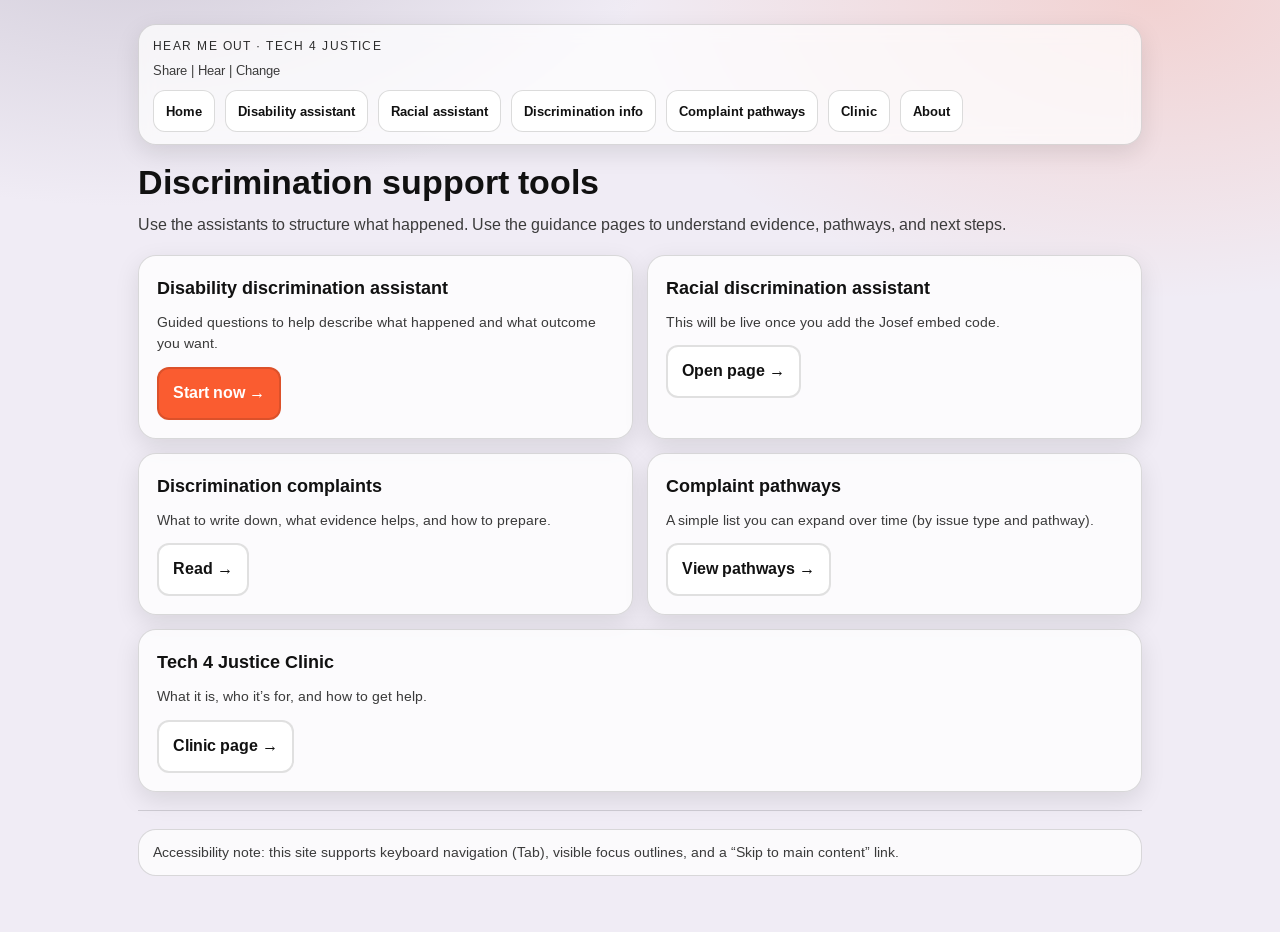
<file: index.html>
<!doctype html>
<html lang="en">
<head>
  <meta charset="utf-8" />
  <meta name="viewport" content="width=device-width, initial-scale=1" />
  <title>Tech 4 Justice · Hear Me Out</title>
  <link rel="stylesheet" href="./style.css" />
</head>
<body>
  <a class="skip-link" href="#main">Skip to main content</a>

  <div class="wrap">
    <header>
      <nav class="nav" aria-label="Primary navigation">
        <div class="brand">
          <div class="badge">Hear Me Out · Tech 4 Justice</div>
          <div class="tagline">Share | Hear | Change</div>
        </div>

        <div class="nav-links">
          <a href="./index.html" aria-current="page">Home</a>
          <a href="./disability.html">Disability assistant</a>
          <a href="./racial.html">Racial assistant</a>
          <a href="./discrimination.html">Discrimination info</a>
          <a href="./pathways.html">Complaint pathways</a>
          <a href="./clinic.html">Clinic</a>
          <a href="./about.html">About</a>
        </div>
      </nav>
    </header>

    <main id="main">
      <h1>Discrimination support tools</h1>
      <p>Use the assistants to structure what happened. Use the guidance pages to understand evidence, pathways, and next steps.</p>

      <div class="grid">
        <section class="card" aria-label="Disability discrimination assistant">
          <h2>Disability discrimination assistant</h2>
          <p class="small">Guided questions to help describe what happened and what outcome you want.</p>
          <a class="btn" href="./disability.html">Start now →</a>
        </section>

        <section class="card" aria-label="Racial discrimination assistant">
          <h2>Racial discrimination assistant</h2>
          <p class="small">This will be live once you add the Josef embed code.</p>
          <a class="btn secondary" href="./racial.html">Open page →</a>
        </section>

        <section class="card" aria-label="Discrimination complaints information">
          <h2>Discrimination complaints</h2>
          <p class="small">What to write down, what evidence helps, and how to prepare.</p>
          <a class="btn secondary" href="./discrimination.html">Read →</a>
        </section>

        <section class="card" aria-label="Complaint pathways">
          <h2>Complaint pathways</h2>
          <p class="small">A simple list you can expand over time (by issue type and pathway).</p>
          <a class="btn secondary" href="./pathways.html">View pathways →</a>
        </section>

        <section class="card full" aria-label="Tech 4 Justice Clinic">
          <h2>Tech 4 Justice Clinic</h2>
          <p class="small">What it is, who it’s for, and how to get help.</p>
          <a class="btn secondary" href="./clinic.html">Clinic page →</a>
        </section>
      </div>

      <hr />
      <div class="notice small">
        Accessibility note: this site supports keyboard navigation (Tab), visible focus outlines, and a “Skip to main content” link.
      </div>
    </main>
  </div>
</body>
</html>
</file>
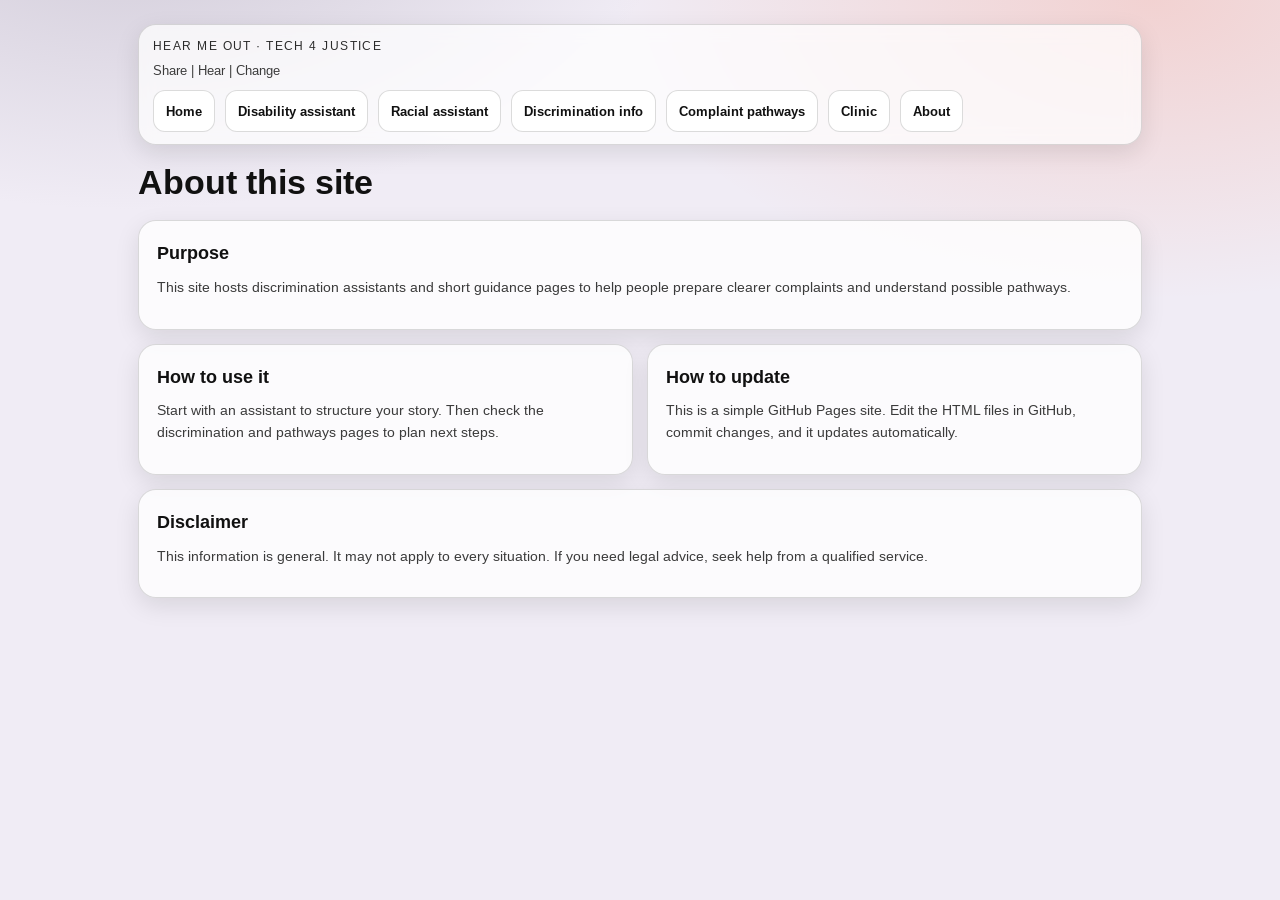
<file: about.html>
<!doctype html>
<html lang="en">
<head>
  <meta charset="utf-8" />
  <meta name="viewport" content="width=device-width, initial-scale=1" />
  <title>About · Tech 4 Justice</title>
  <link rel="stylesheet" href="./style.css" />
</head>
<body>
  <a class="skip-link" href="#main">Skip to main content</a>

  <div class="wrap">
    <header>
      <nav class="nav" aria-label="Primary navigation">
        <div class="brand">
          <div class="badge">Hear Me Out · Tech 4 Justice</div>
          <div class="tagline">Share | Hear | Change</div>
        </div>

        <div class="nav-links">
          <a href="./index.html">Home</a>
          <a href="./disability.html">Disability assistant</a>
          <a href="./racial.html">Racial assistant</a>
          <a href="./discrimination.html">Discrimination info</a>
          <a href="./pathways.html">Complaint pathways</a>
          <a href="./clinic.html">Clinic</a>
          <a href="./about.html" aria-current="page">About</a>
        </div>
      </nav>
    </header>

    <main id="main">
      <h1>About this site</h1>

      <div class="grid">
        <section class="card full" aria-label="Purpose">
          <h2>Purpose</h2>
          <p class="small">
            This site hosts discrimination assistants and short guidance pages to help people prepare clearer complaints and understand possible pathways.
          </p>
        </section>

        <section class="card" aria-label="How to use it">
          <h2>How to use it</h2>
          <p class="small">
            Start with an assistant to structure your story. Then check the discrimination and pathways pages to plan next steps.
          </p>
        </section>

        <section class="card" aria-label="How to update">
          <h2>How to update</h2>
          <p class="small">
            This is a simple GitHub Pages site. Edit the HTML files in GitHub, commit changes, and it updates automatically.
          </p>
        </section>

        <section class="card full" aria-label="Disclaimer">
          <h2>Disclaimer</h2>
          <p class="small">
            This information is general. It may not apply to every situation. If you need legal advice, seek help from a qualified service.
          </p>
        </section>
      </div>
    </main>
  </div>
</body>
</html>
</file>
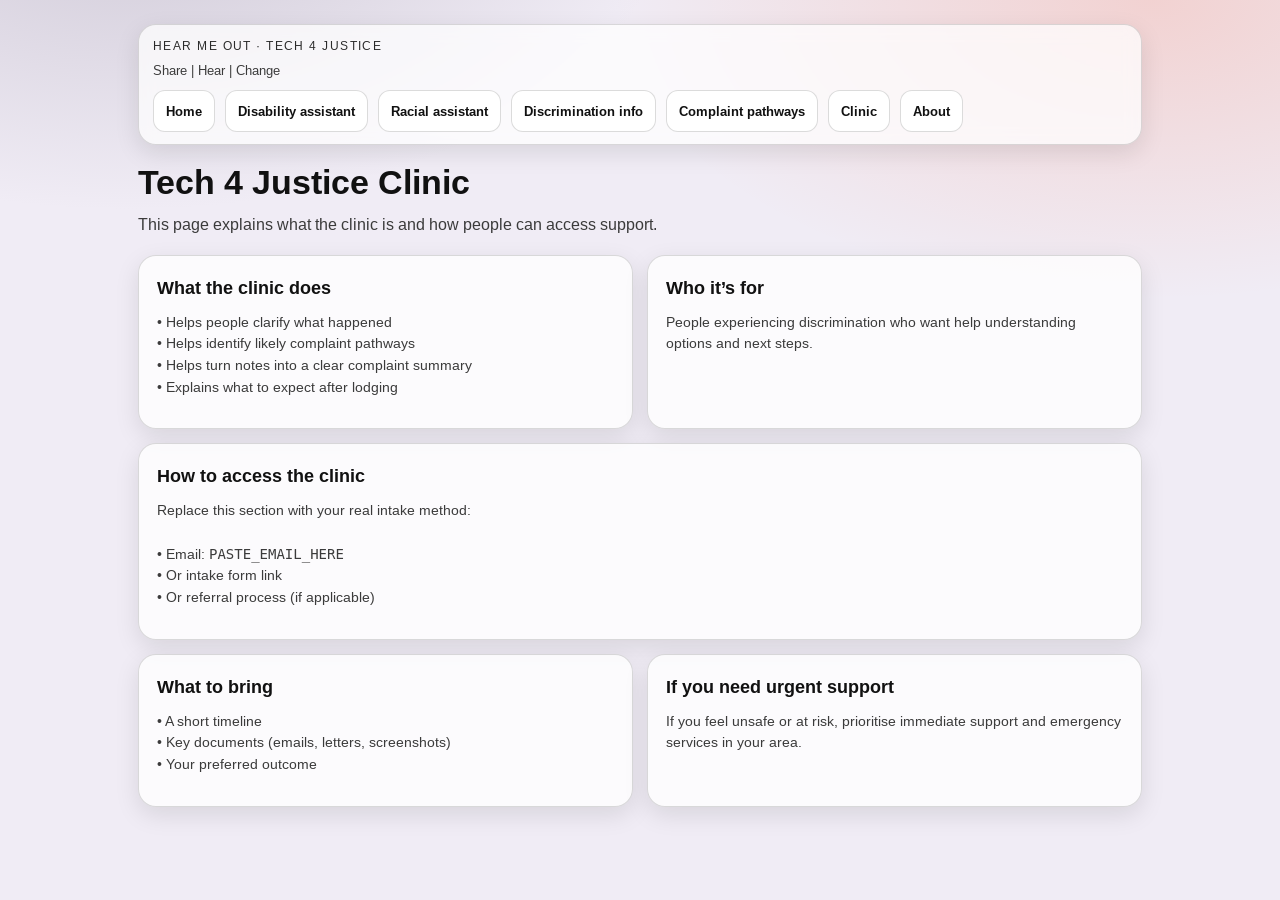
<file: clinic.html>
<!doctype html>
<html lang="en">
<head>
  <meta charset="utf-8" />
  <meta name="viewport" content="width=device-width, initial-scale=1" />
  <title>Tech 4 Justice Clinic · Hear Me Out</title>
  <link rel="stylesheet" href="./style.css" />
</head>
<body>
  <a class="skip-link" href="#main">Skip to main content</a>

  <div class="wrap">
    <header>
      <nav class="nav" aria-label="Primary navigation">
        <div class="brand">
          <div class="badge">Hear Me Out · Tech 4 Justice</div>
          <div class="tagline">Share | Hear | Change</div>
        </div>

        <div class="nav-links">
          <a href="./index.html">Home</a>
          <a href="./disability.html">Disability assistant</a>
          <a href="./racial.html">Racial assistant</a>
          <a href="./discrimination.html">Discrimination info</a>
          <a href="./pathways.html">Complaint pathways</a>
          <a href="./clinic.html" aria-current="page">Clinic</a>
          <a href="./about.html">About</a>
        </div>
      </nav>
    </header>

    <main id="main">
      <h1>Tech 4 Justice Clinic</h1>
      <p>This page explains what the clinic is and how people can access support.</p>

      <div class="grid">
        <section class="card" aria-label="What the clinic does">
          <h2>What the clinic does</h2>
          <p class="small">
            • Helps people clarify what happened<br />
            • Helps identify likely complaint pathways<br />
            • Helps turn notes into a clear complaint summary<br />
            • Explains what to expect after lodging
          </p>
        </section>

        <section class="card" aria-label="Who it’s for">
          <h2>Who it’s for</h2>
          <p class="small">
            People experiencing discrimination who want help understanding options and next steps.
          </p>
        </section>

        <section class="card full" aria-label="How to access the clinic">
          <h2>How to access the clinic</h2>
          <p class="small">
            Replace this section with your real intake method:<br /><br />
            • Email: <code>PASTE_EMAIL_HERE</code><br />
            • Or intake form link<br />
            • Or referral process (if applicable)
          </p>
        </section>

        <section class="card" aria-label="What to bring">
          <h2>What to bring</h2>
          <p class="small">
            • A short timeline<br />
            • Key documents (emails, letters, screenshots)<br />
            • Your preferred outcome
          </p>
        </section>

        <section class="card" aria-label="If you need urgent support">
          <h2>If you need urgent support</h2>
          <p class="small">
            If you feel unsafe or at risk, prioritise immediate support and emergency services in your area.
          </p>
        </section>
      </div>
    </main>
  </div>
</body>
</html>
</file>
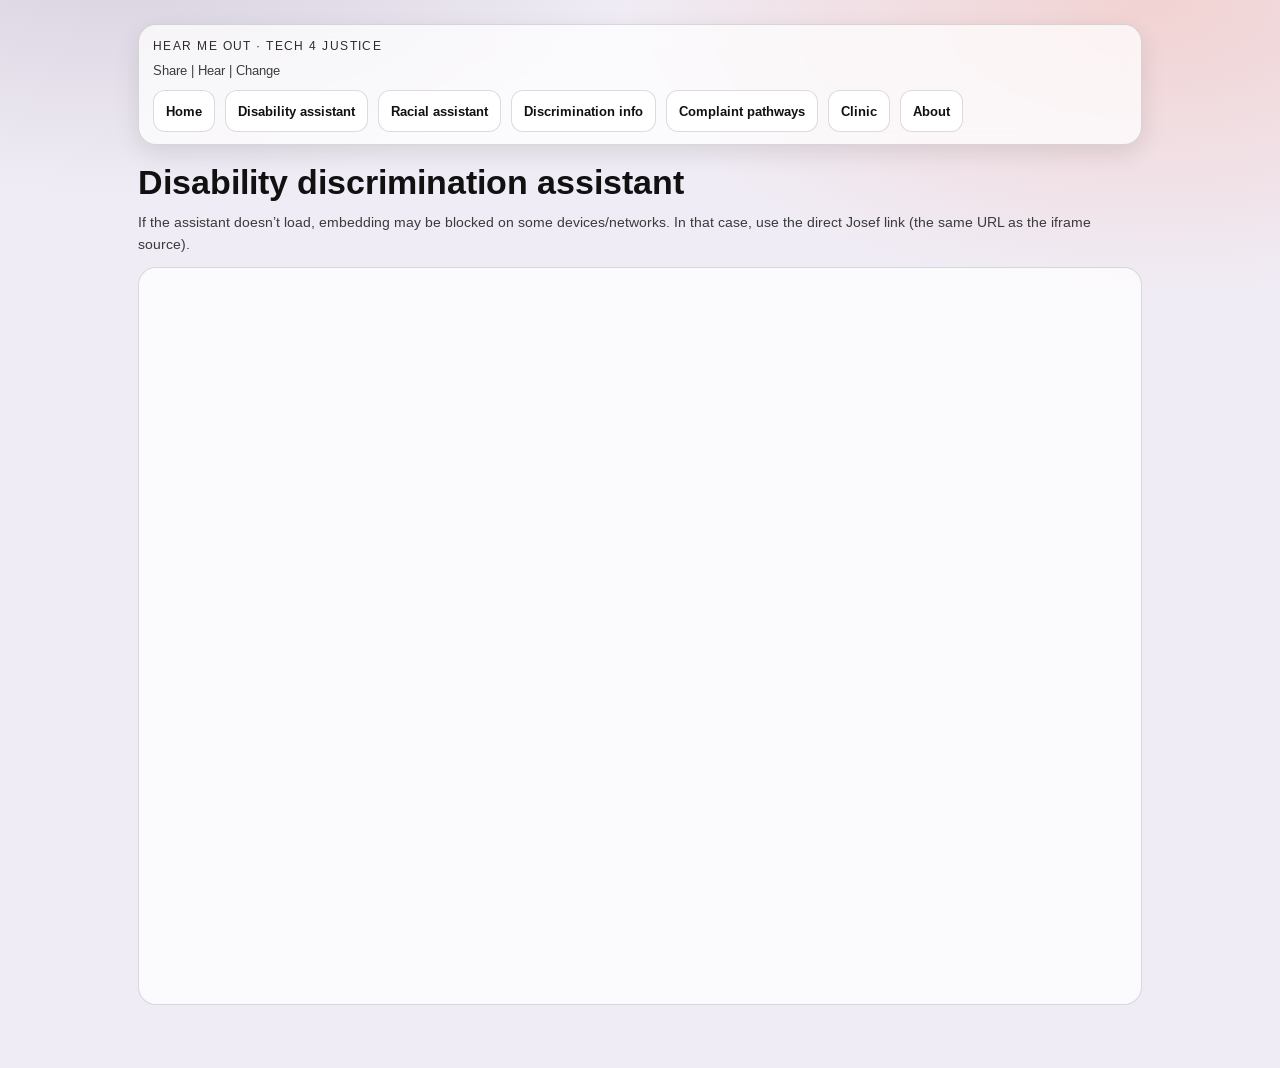
<file: disability.html>
<!doctype html>
<html lang="en">
<head>
  <meta charset="utf-8" />
  <meta name="viewport" content="width=device-width, initial-scale=1" />
  <title>Disability discrimination assistant · Tech 4 Justice</title>
  <link rel="stylesheet" href="./style.css" />
</head>
<body>
  <a class="skip-link" href="#main">Skip to main content</a>

  <div class="wrap">
    <header>
      <nav class="nav" aria-label="Primary navigation">
        <div class="brand">
          <div class="badge">Hear Me Out · Tech 4 Justice</div>
          <div class="tagline">Share | Hear | Change</div>
        </div>

        <div class="nav-links">
          <a href="./index.html">Home</a>
          <a href="./disability.html" aria-current="page">Disability assistant</a>
          <a href="./racial.html">Racial assistant</a>
          <a href="./discrimination.html">Discrimination info</a>
          <a href="./pathways.html">Complaint pathways</a>
          <a href="./clinic.html">Clinic</a>
          <a href="./about.html">About</a>
        </div>
      </nav>
    </header>

    <main id="main">
      <h1>Disability discrimination assistant</h1>
      <p class="small">
        If the assistant doesn’t load, embedding may be blocked on some devices/networks. In that case, use the direct Josef link (the same URL as the iframe source).
      </p>

      <iframe
        class="frame"
        title="Disability discrimination assistant"
        src="https://au.bot.joseflegal.com/m4jEEAkP/final-2024-disability-bot-copy"
        frameborder="0"
        height="100%"
        width="100%">
      </iframe>
    </main>
  </div>
</body>
</html>
</file>
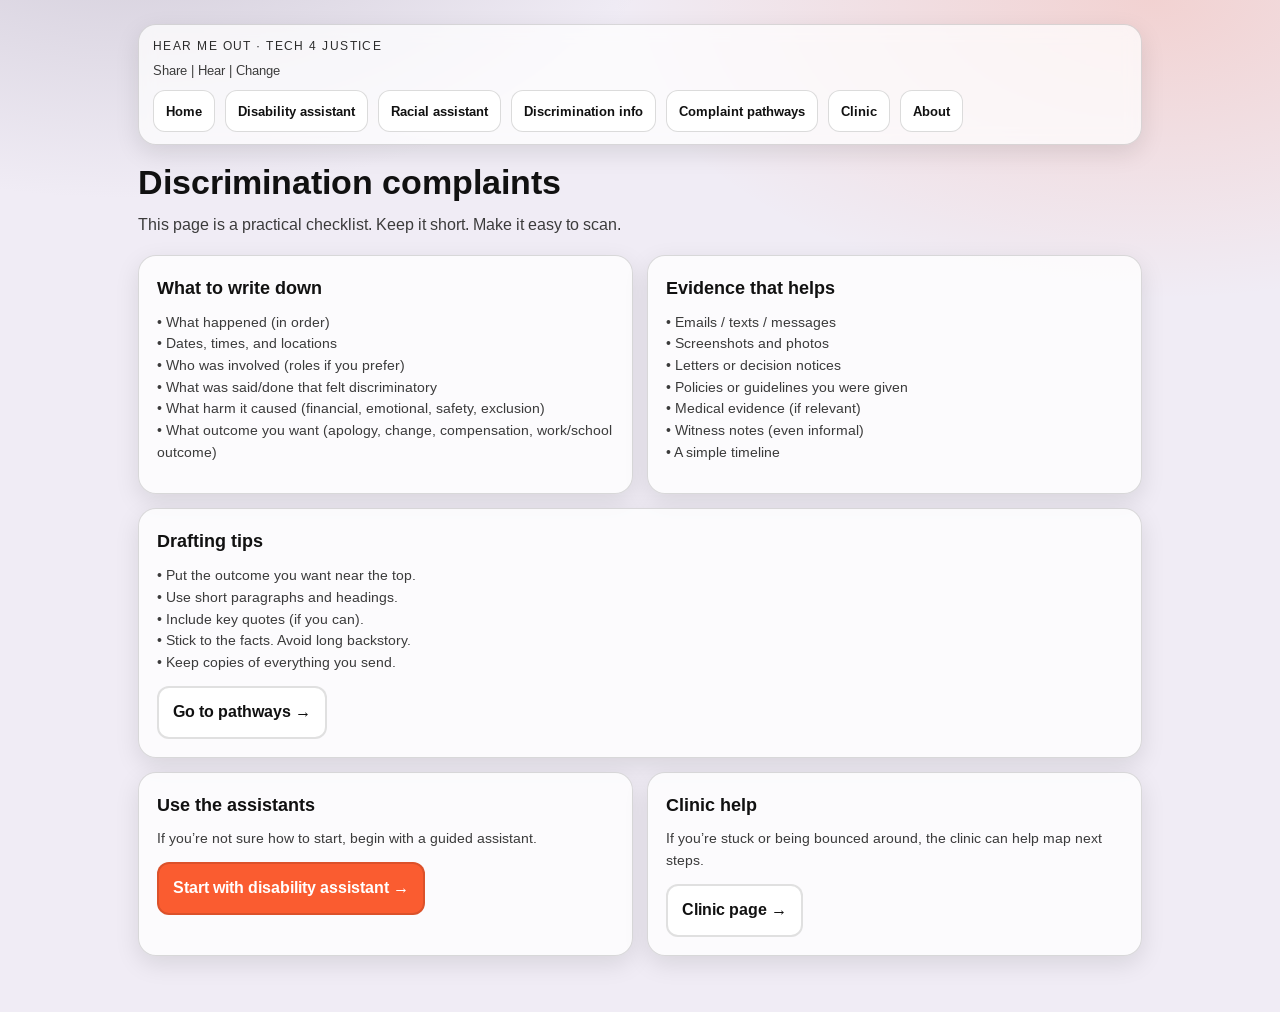
<file: discrimination.html>
<!doctype html>
<html lang="en">
<head>
  <meta charset="utf-8" />
  <meta name="viewport" content="width=device-width, initial-scale=1" />
  <title>Discrimination complaints · Tech 4 Justice</title>
  <link rel="stylesheet" href="./style.css" />
</head>
<body>
  <a class="skip-link" href="#main">Skip to main content</a>

  <div class="wrap">
    <header>
      <nav class="nav" aria-label="Primary navigation">
        <div class="brand">
          <div class="badge">Hear Me Out · Tech 4 Justice</div>
          <div class="tagline">Share | Hear | Change</div>
        </div>

        <div class="nav-links">
          <a href="./index.html">Home</a>
          <a href="./disability.html">Disability assistant</a>
          <a href="./racial.html">Racial assistant</a>
          <a href="./discrimination.html" aria-current="page">Discrimination info</a>
          <a href="./pathways.html">Complaint pathways</a>
          <a href="./clinic.html">Clinic</a>
          <a href="./about.html">About</a>
        </div>
      </nav>
    </header>

    <main id="main">
      <h1>Discrimination complaints</h1>
      <p>This page is a practical checklist. Keep it short. Make it easy to scan.</p>

      <div class="grid">
        <section class="card" aria-label="What to write down">
          <h2>What to write down</h2>
          <p class="small">
            • What happened (in order)<br />
            • Dates, times, and locations<br />
            • Who was involved (roles if you prefer)<br />
            • What was said/done that felt discriminatory<br />
            • What harm it caused (financial, emotional, safety, exclusion)<br />
            • What outcome you want (apology, change, compensation, work/school outcome)
          </p>
        </section>

        <section class="card" aria-label="Evidence that helps">
          <h2>Evidence that helps</h2>
          <p class="small">
            • Emails / texts / messages<br />
            • Screenshots and photos<br />
            • Letters or decision notices<br />
            • Policies or guidelines you were given<br />
            • Medical evidence (if relevant)<br />
            • Witness notes (even informal)<br />
            • A simple timeline
          </p>
        </section>

        <section class="card full" aria-label="Drafting tips">
          <h2>Drafting tips</h2>
          <p class="small">
            • Put the outcome you want near the top.<br />
            • Use short paragraphs and headings.<br />
            • Include key quotes (if you can).<br />
            • Stick to the facts. Avoid long backstory.<br />
            • Keep copies of everything you send.
          </p>
          <a class="btn secondary" href="./pathways.html">Go to pathways →</a>
        </section>

        <section class="card" aria-label="Use the assistants">
          <h2>Use the assistants</h2>
          <p class="small">If you’re not sure how to start, begin with a guided assistant.</p>
          <a class="btn" href="./disability.html">Start with disability assistant →</a>
        </section>

        <section class="card" aria-label="Clinic help">
          <h2>Clinic help</h2>
          <p class="small">If you’re stuck or being bounced around, the clinic can help map next steps.</p>
          <a class="btn secondary" href="./clinic.html">Clinic page →</a>
        </section>
      </div>
    </main>
  </div>
</body>
</html>
</file>
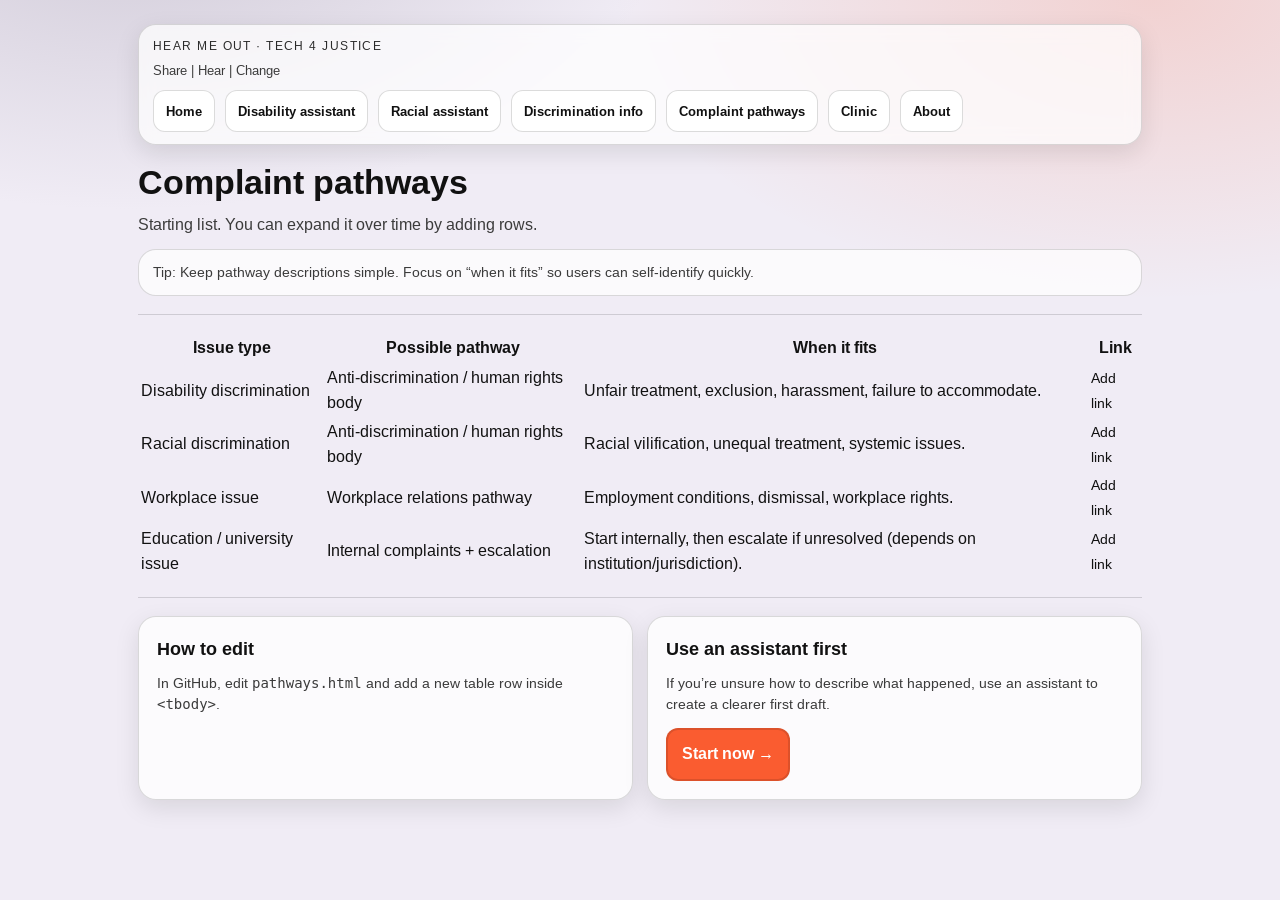
<file: pathways.html>
<!doctype html>
<html lang="en">
<head>
  <meta charset="utf-8" />
  <meta name="viewport" content="width=device-width, initial-scale=1" />
  <title>Complaint pathways · Tech 4 Justice</title>
  <link rel="stylesheet" href="./style.css" />
</head>
<body>
  <a class="skip-link" href="#main">Skip to main content</a>

  <div class="wrap">
    <header>
      <nav class="nav" aria-label="Primary navigation">
        <div class="brand">
          <div class="badge">Hear Me Out · Tech 4 Justice</div>
          <div class="tagline">Share | Hear | Change</div>
        </div>

        <div class="nav-links">
          <a href="./index.html">Home</a>
          <a href="./disability.html">Disability assistant</a>
          <a href="./racial.html">Racial assistant</a>
          <a href="./discrimination.html">Discrimination info</a>
          <a href="./pathways.html" aria-current="page">Complaint pathways</a>
          <a href="./clinic.html">Clinic</a>
          <a href="./about.html">About</a>
        </div>
      </nav>
    </header>

    <main id="main">
      <h1>Complaint pathways</h1>
      <p>Starting list. You can expand it over time by adding rows.</p>

      <div class="notice small">
        Tip: Keep pathway descriptions simple. Focus on “when it fits” so users can self-identify quickly.
      </div>

      <hr />

      <div class="tableWrap" role="region" aria-label="Complaint pathways table" tabindex="0">
        <table>
          <thead>
            <tr>
              <th scope="col">Issue type</th>
              <th scope="col">Possible pathway</th>
              <th scope="col">When it fits</th>
              <th scope="col">Link</th>
            </tr>
          </thead>
          <tbody>
            <tr>
              <td>Disability discrimination</td>
              <td>Anti-discrimination / human rights body</td>
              <td>Unfair treatment, exclusion, harassment, failure to accommodate.</td>
              <td><span class="small">Add link</span></td>
            </tr>
            <tr>
              <td>Racial discrimination</td>
              <td>Anti-discrimination / human rights body</td>
              <td>Racial vilification, unequal treatment, systemic issues.</td>
              <td><span class="small">Add link</span></td>
            </tr>
            <tr>
              <td>Workplace issue</td>
              <td>Workplace relations pathway</td>
              <td>Employment conditions, dismissal, workplace rights.</td>
              <td><span class="small">Add link</span></td>
            </tr>
            <tr>
              <td>Education / university issue</td>
              <td>Internal complaints + escalation</td>
              <td>Start internally, then escalate if unresolved (depends on institution/jurisdiction).</td>
              <td><span class="small">Add link</span></td>
            </tr>
          </tbody>
        </table>
      </div>

      <hr />

      <div class="grid">
        <section class="card" aria-label="How to edit">
          <h2>How to edit</h2>
          <p class="small">
            In GitHub, edit <code>pathways.html</code> and add a new table row inside <code>&lt;tbody&gt;</code>.
          </p>
        </section>

        <section class="card" aria-label="Use an assistant first">
          <h2>Use an assistant first</h2>
          <p class="small">If you’re unsure how to describe what happened, use an assistant to create a clearer first draft.</p>
          <a class="btn" href="./disability.html">Start now →</a>
        </section>
      </div>
    </main>
  </div>
</body>
</html>
</file>
<file: style.css>
/* Optional: Arimo font (recommended by HMO style guide) */
@import url('https://fonts.googleapis.com/css2?family=Arimo:wght@400;600;700&display=swap');

:root{
  /* HMO palette (Style Guide) */
  --lilac-50: #F0ECF5;
  --lilac-300: #ABA3B5;
  --orange-400: #FB7D59;
  --orange-500: #FA5C30;
  --black: #000000;
  --white: #FFFFFF;

  /* Accessible UI tokens */
  --bg: var(--lilac-50);
  --surface: var(--white);
  --text: #111111;
  --muted: #3B3B3B;        /* darker than typical “muted” for readability */
  --border: rgba(0,0,0,0.14);

  --focus: #0B57D0;        /* strong focus ring */
  --shadow: 0 8px 24px rgba(0,0,0,0.10);

  --radius: 18px;
  --radius-sm: 12px;
}

*{ box-sizing:border-box; }

html{ -webkit-text-size-adjust: 100%; }
body{
  margin:0;
  font-family: Arimo, system-ui, -apple-system, Segoe UI, Roboto, Arial, sans-serif;
  color: var(--text);
  background:
    radial-gradient(900px 500px at 10% -10%, rgba(171,163,181,0.45), transparent 60%),
    radial-gradient(900px 500px at 90% 0%, rgba(250,92,48,0.18), transparent 60%),
    var(--bg);
  min-height:100vh;
  line-height: 1.55;
}

a{ color: inherit; }

/* Skip link (keyboard accessibility) */
.skip-link{
  position:absolute;
  left:-9999px;
  top: 10px;
  background: var(--surface);
  padding: 10px 12px;
  border-radius: var(--radius-sm);
  border: 2px solid var(--focus);
  box-shadow: var(--shadow);
  z-index: 9999;
}
.skip-link:focus{ left: 10px; }

.wrap{ max-width: 1040px; margin: 0 auto; padding: 24px 18px 56px; }

header{ margin-bottom: 18px; }

.nav{
  display:flex;
  flex-wrap:wrap;
  gap:10px;
  align-items:center;
  justify-content:space-between;
  padding: 12px 14px;
  border: 1px solid var(--border);
  background: rgba(255,255,255,0.72);
  border-radius: var(--radius);
  backdrop-filter: blur(8px);
  box-shadow: var(--shadow);
}

.brand{
  display:flex;
  flex-direction:column;
  gap:4px;
}
.badge{
  font-size: 12px;
  letter-spacing:.12em;
  text-transform: uppercase;
  color: #2A2A2A;
}
.tagline{
  font-size: 13px;
  color: var(--muted);
}

.nav-links{
  display:flex;
  flex-wrap:wrap;
  gap:10px;
  align-items:center;
}

/* Links styled as buttons (large touch targets) */
.nav a{
  text-decoration:none;
  border: 1px solid var(--border);
  background: var(--surface);
  padding: 10px 12px;
  border-radius: var(--radius-sm);
  font-weight: 700;
  font-size: 13px;
}
.nav a:hover{ border-color: rgba(0,0,0,0.25); }
.nav a:focus-visible{
  outline: 3px solid var(--focus);
  outline-offset: 2px;
}

/* Headings */
h1{ margin: 18px 0 10px; font-size: 34px; line-height: 1.15; }
h2{ margin: 0 0 10px; font-size: 18px; }
p{ margin: 0 0 12px; color: var(--muted); }

.grid{ display:grid; grid-template-columns: repeat(12, 1fr); gap: 14px; margin-top: 18px; }

.card{
  grid-column: span 6;
  background: rgba(255,255,255,0.78);
  border: 1px solid var(--border);
  border-radius: var(--radius);
  padding: 18px;
  box-shadow: var(--shadow);
}
.card.full{ grid-column: span 12; }

.small{ font-size: 14px; }

.btn{
  display:inline-flex;
  align-items:center;
  gap:10px;
  padding: 12px 14px;
  border-radius: var(--radius-sm);
  border: 2px solid rgba(0,0,0,0.12);
  background: var(--orange-500);
  color: var(--white);
  text-decoration:none;
  font-weight: 800;
}
.btn:hover{ filter: brightness(0.98); }
.btn:focus-visible{
  outline: 3px solid var(--focus);
  outline-offset: 2px;
}

/* Secondary button (for less primary actions) */
.btn.secondary{
  background: var(--surface);
  color: var(--text);
}

hr{ border:0; border-top: 1px solid var(--border); margin: 18px 0; }

.notice{
  border: 1px solid var(--border);
  background: rgba(255,255,255,0.72);
  padding: 12px 14px;
  border-radius: var(--radius);
  color: var(--muted);
}

.frame{
  width: 100%;
  border: 1px solid var(--border);
  min-height: 82vh;
  border-radius: var(--radius);
  background: rgba(255,255,255,0.72);
}

/* Respect reduced motion preferences */
@media (prefers-reduced-motion: reduce){
  *{ scroll-behavior: auto !important; }
}

@media (max-width: 820px){
  h1{ font-size: 28px; }
  .card{ grid-column: span 12; }
}
</file>
